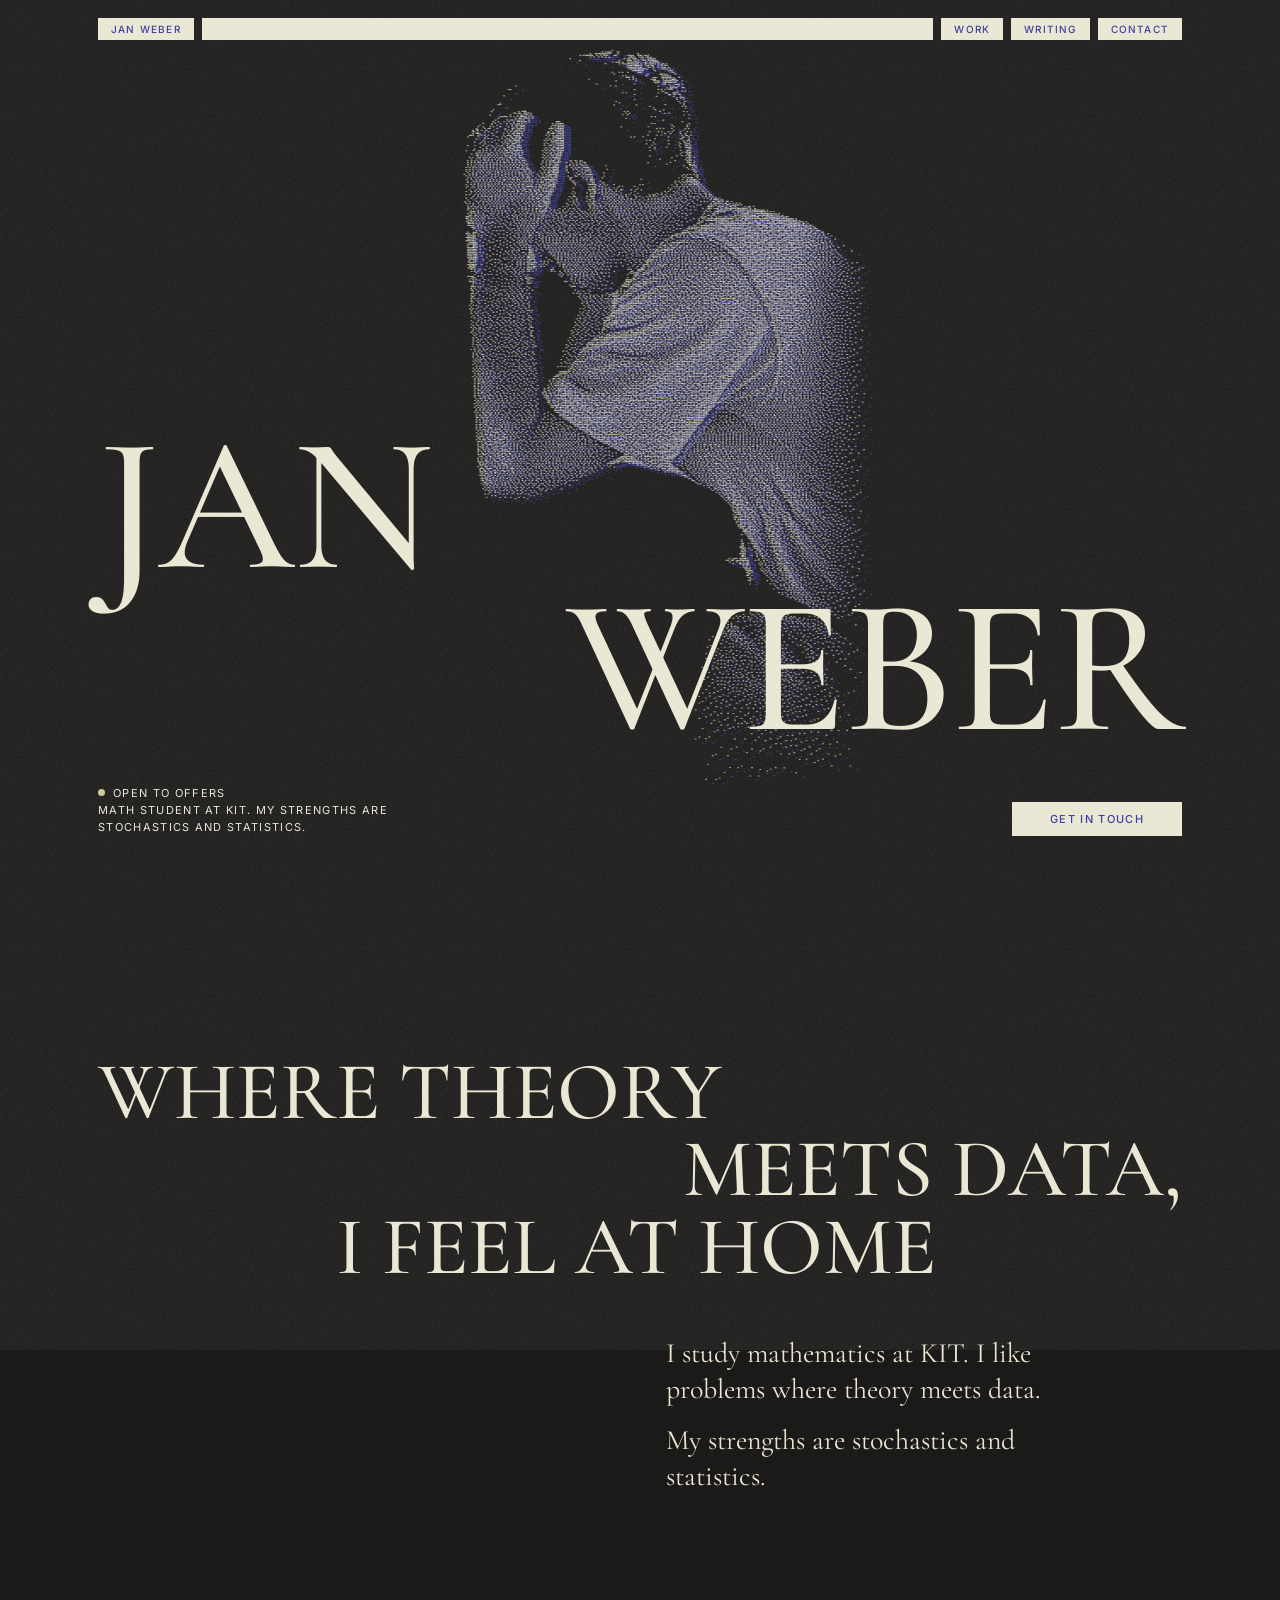
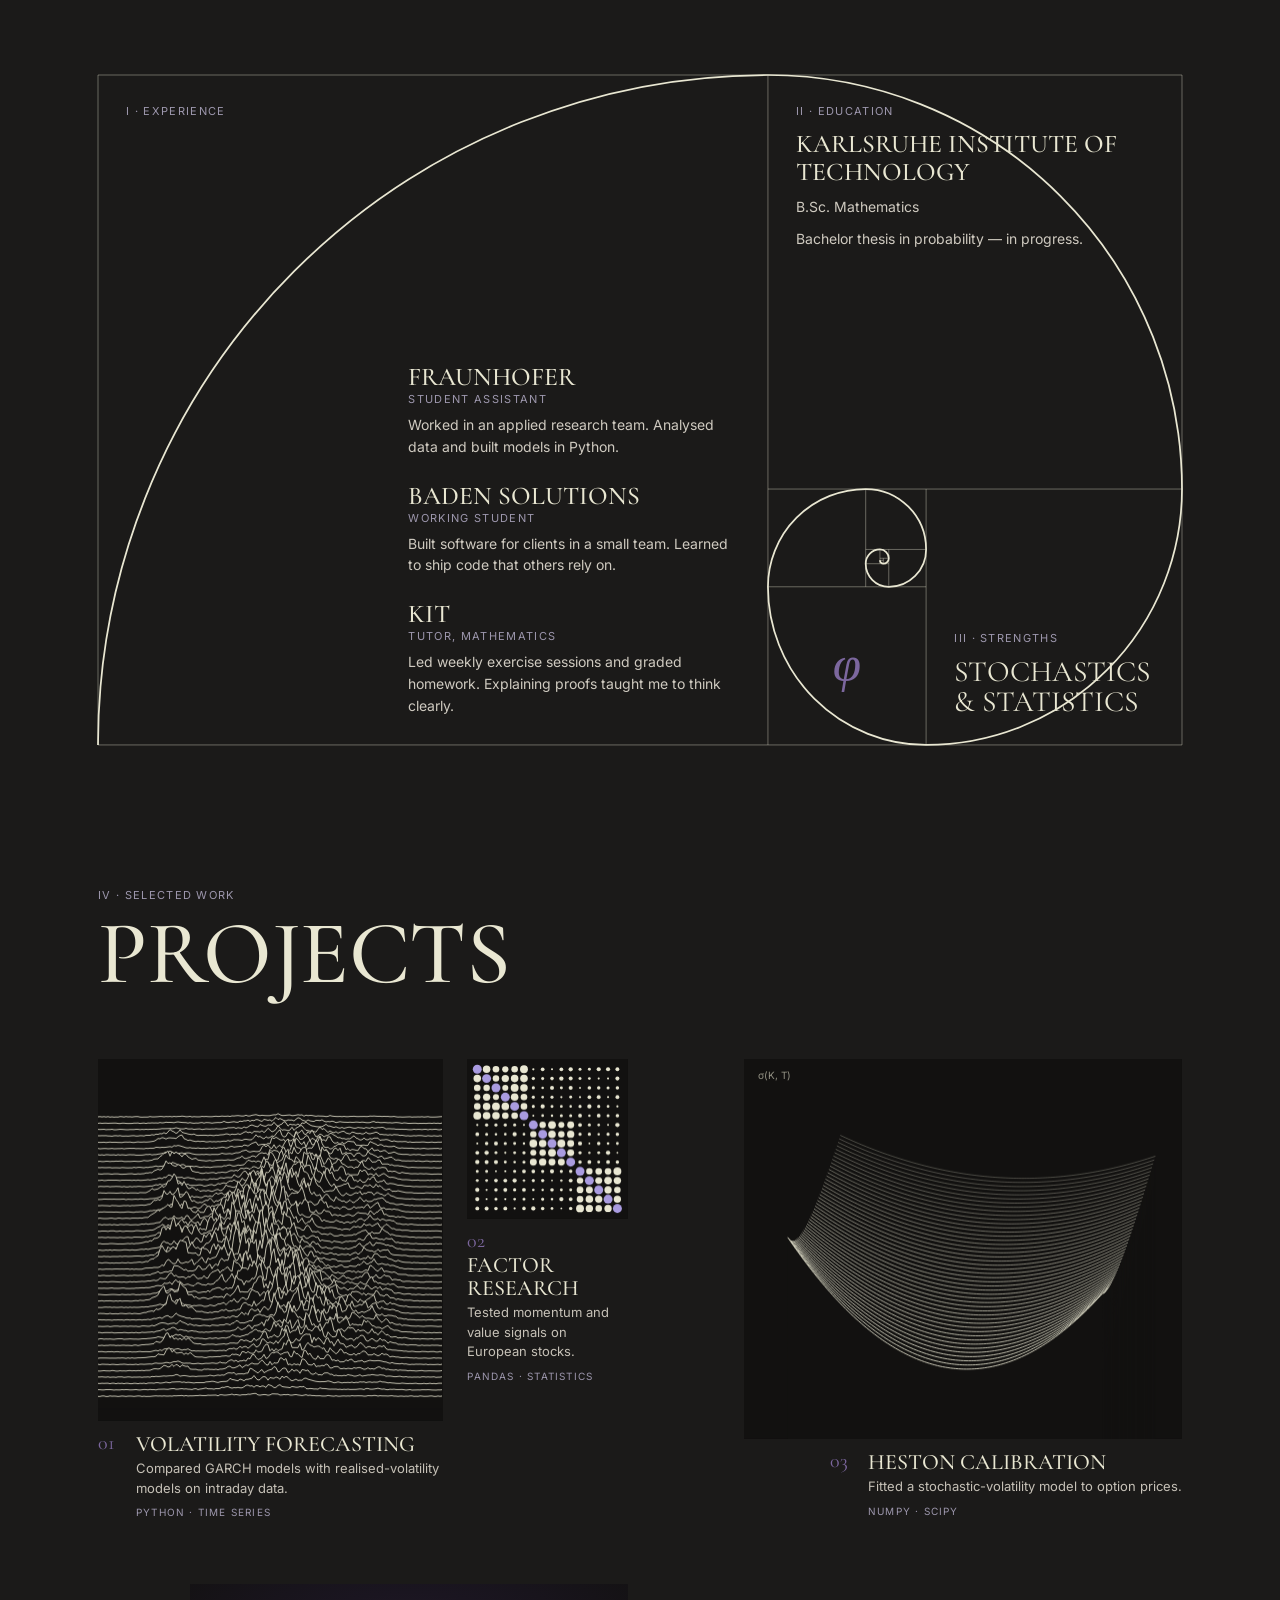
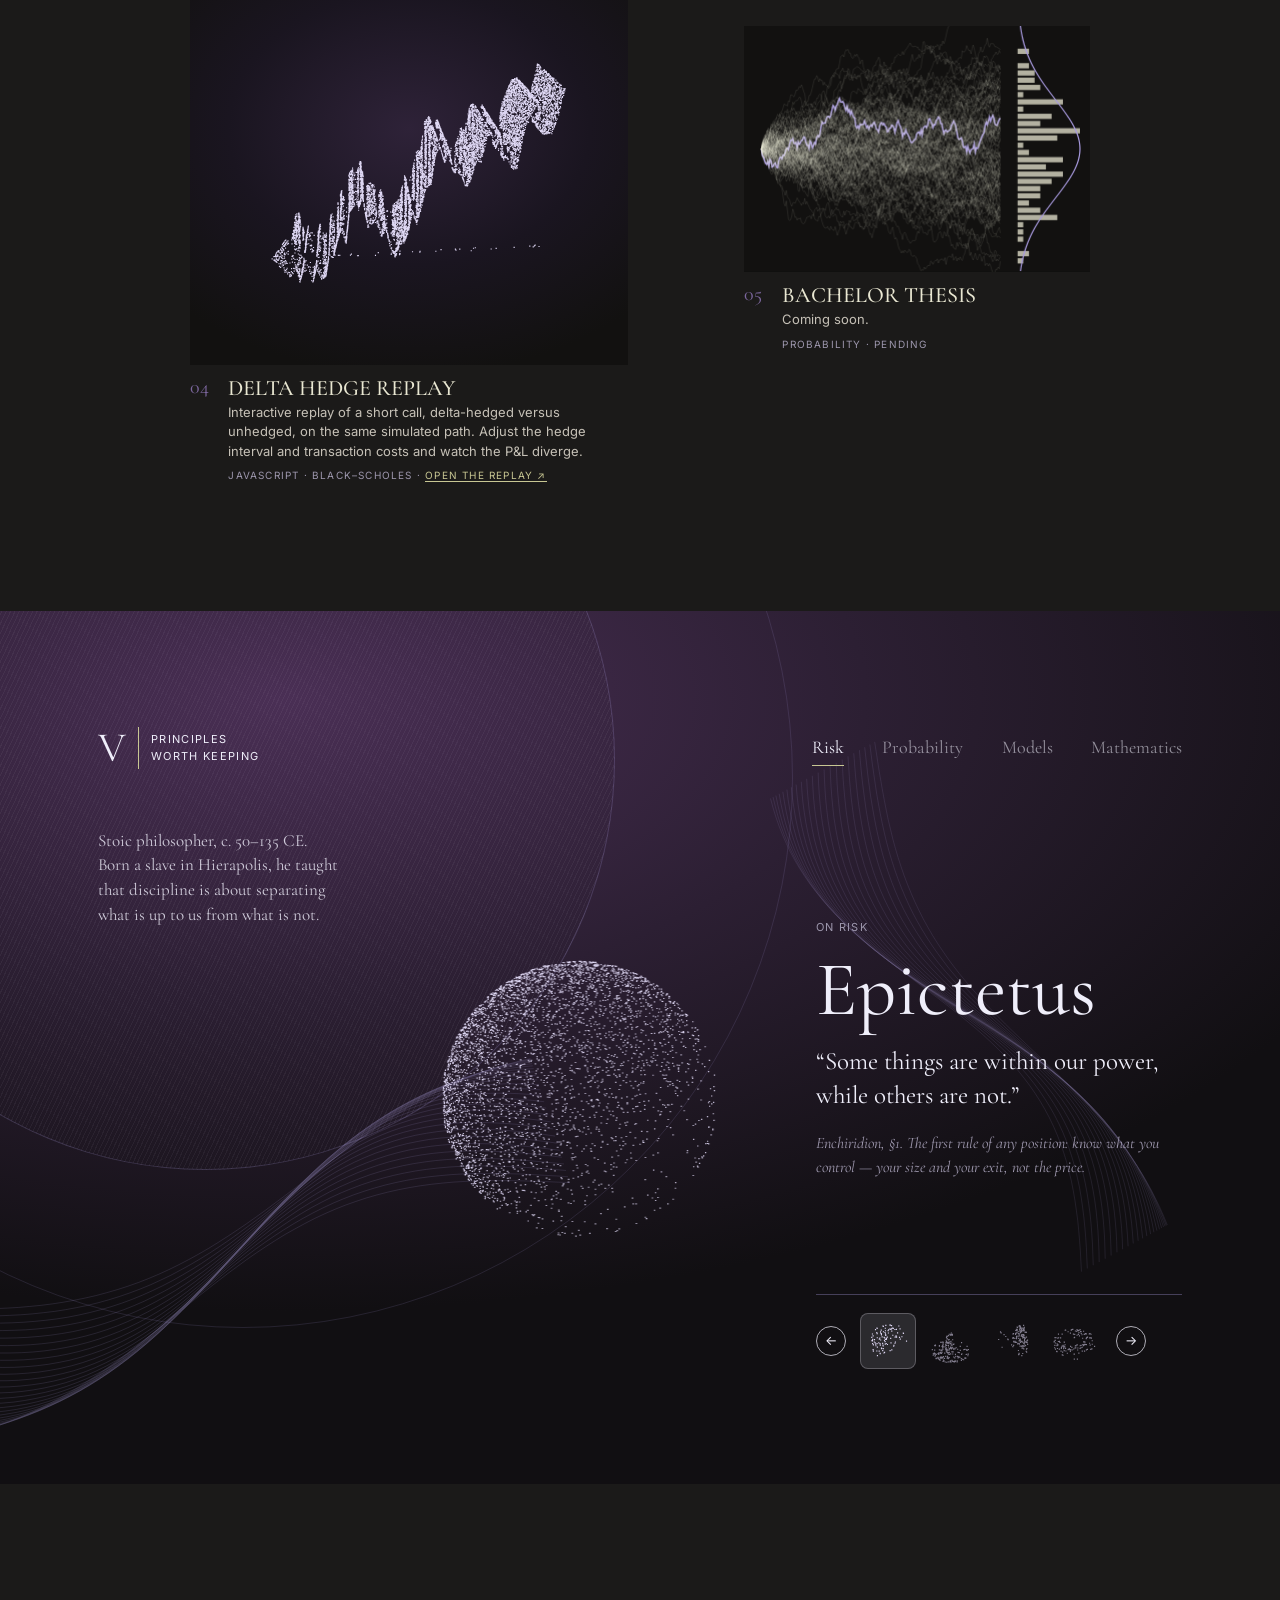
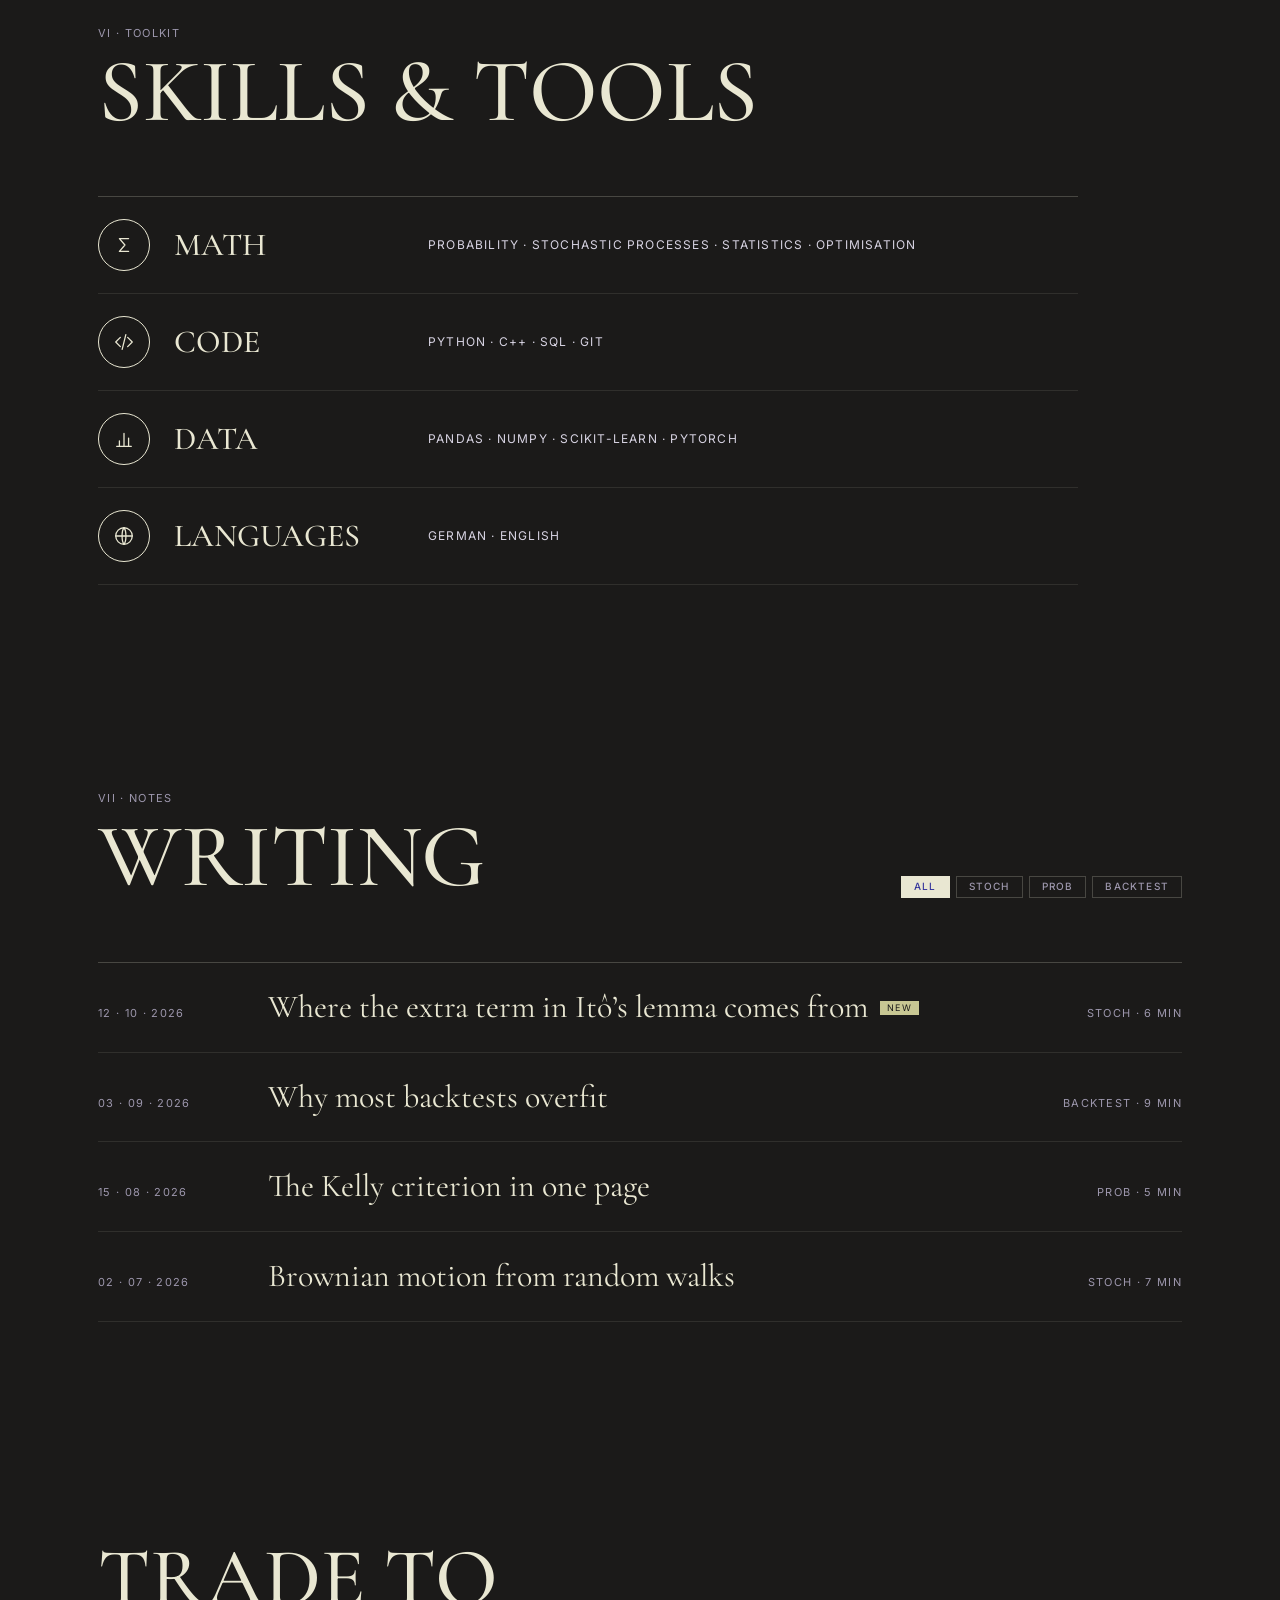
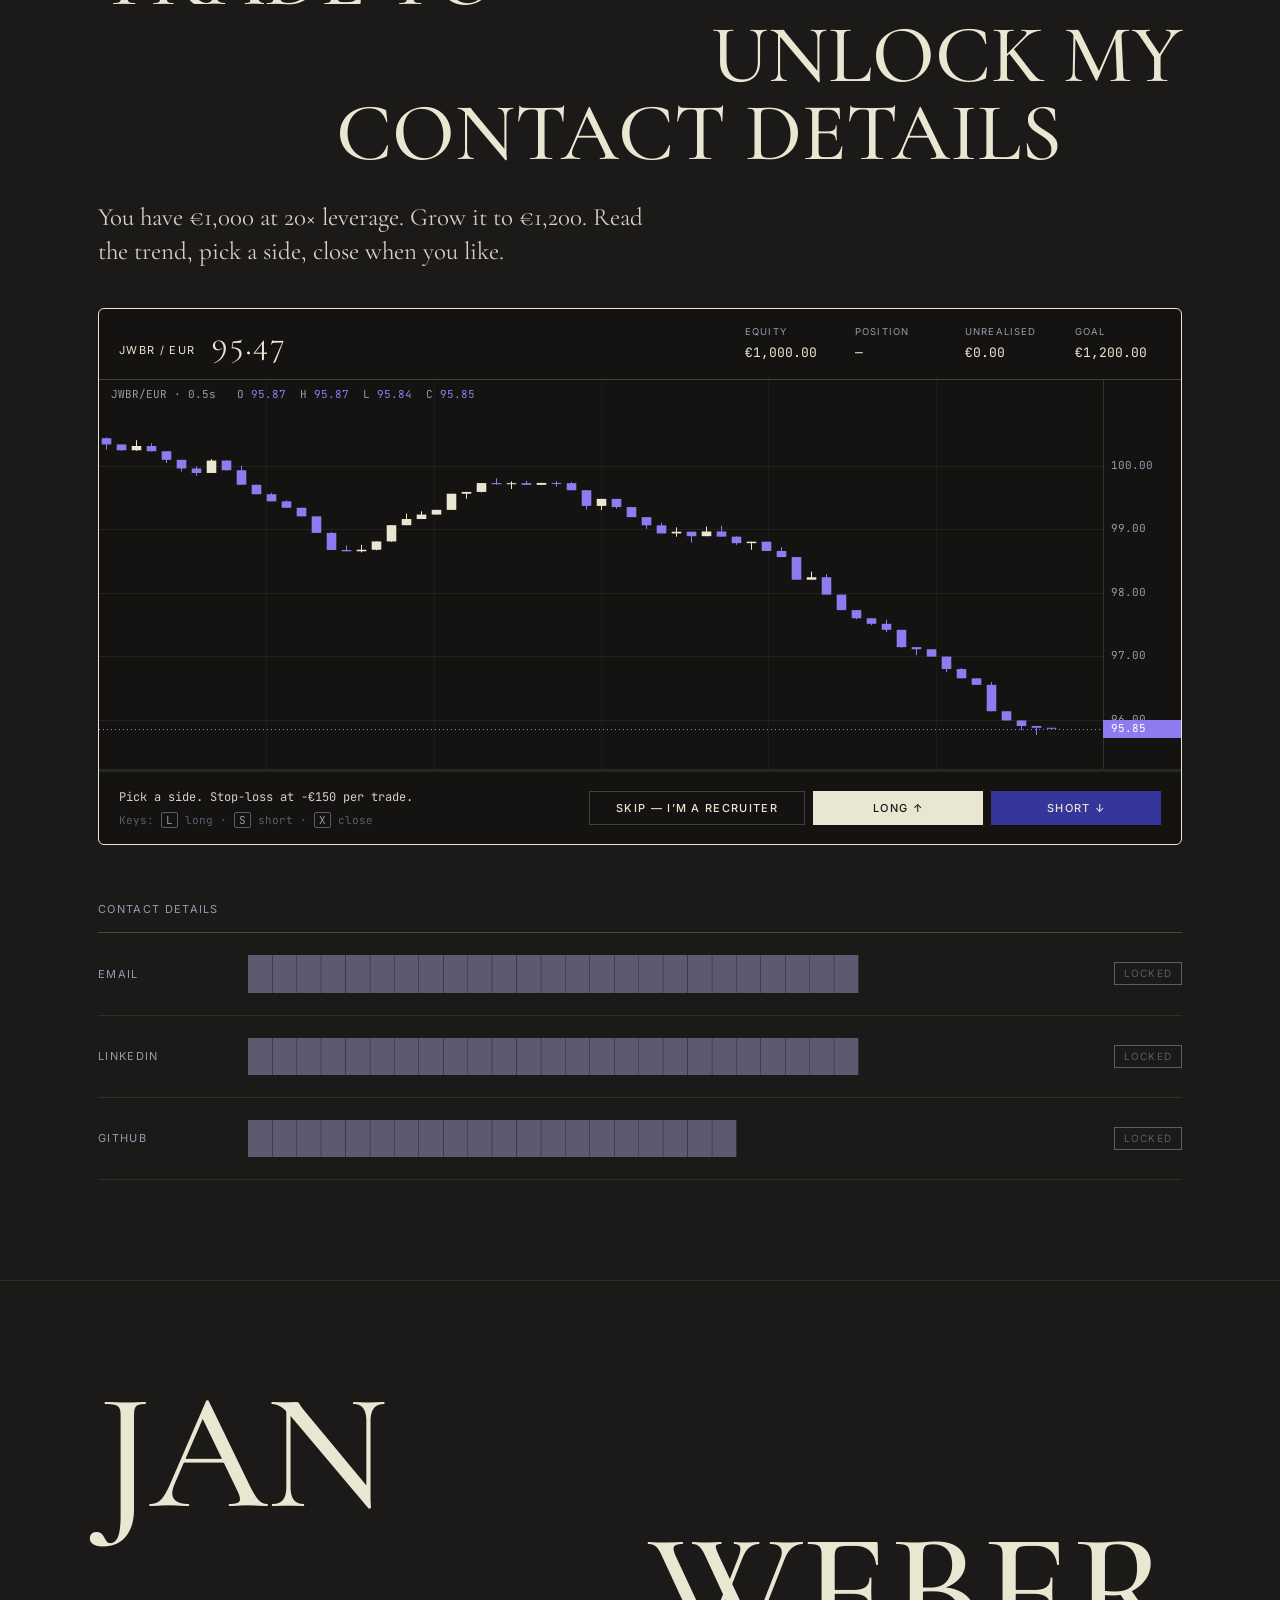
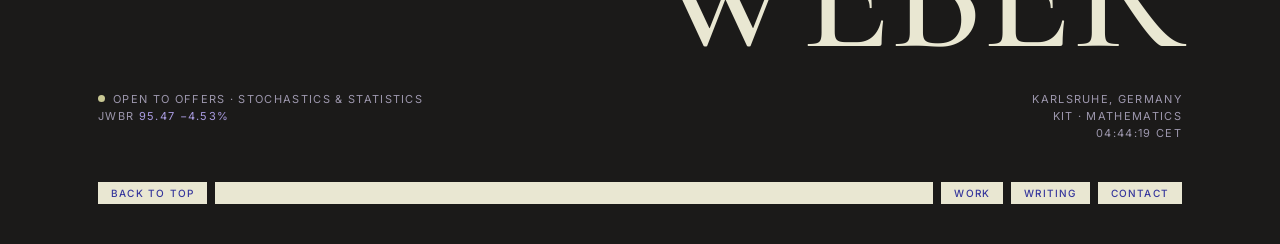
<file: index.html>
<!DOCTYPE html>
<html lang="en">
<head>
<meta charset="utf-8">
<meta name="viewport" content="width=device-width, initial-scale=1">
<title>Jan Weber · Mathematics, Stochastics & Statistics</title>
<meta name="description" content="Jan Weber — mathematics student at KIT. Strengths: stochastics and statistics.">
<meta name="theme-color" content="#1b1a19">
<link rel="preconnect" href="https://fonts.googleapis.com">
<link rel="preconnect" href="https://fonts.gstatic.com" crossorigin>
<link href="https://fonts.googleapis.com/css2?family=Cormorant+Garamond:ital,wght@0,400;0,500;0,600;1,400&family=Inter:wght@400;500&family=JetBrains+Mono:wght@400;500&display=swap" rel="stylesheet">
<link rel="stylesheet" href="css/style.css">
</head>
<body>

<svg width="0" height="0" style="position:absolute" aria-hidden="true">
</svg>

<!-- ============ TOP BAR (poster style) ============ -->
<header class="bar wrap">
  <a class="pill" href="#top">Jan Weber</a>
  <span class="bar-line" aria-hidden="true"></span>
  <nav class="bar-links" aria-label="Main">
    <a class="pill" href="#work">Work</a>
    <a class="pill" href="#writing">Writing</a>
    <a class="pill" href="#contact">Contact</a>
  </nav>
</header>

<!-- vertical section index (Epictetus style) -->
<nav class="index" aria-label="Sections">
  <a href="#about" data-spy="about">About</a>
  <a href="#work" data-spy="work">Work</a>
  <a href="#principles" data-spy="principles">Principles</a>
  <a href="#skills" data-spy="skills">Skills</a>
  <a href="#writing" data-spy="writing">Writing</a>
  <a href="#contact" data-spy="contact">Contact</a>
</nav>

<main>

  <!-- ============ HERO ============ -->
  <section class="hero wrap" id="top">
    <canvas class="hero-art" data-portrait="images/jan.png" role="img" aria-label="Jan Weber at a desk, head in hand, working through a problem"></canvas>
    <h1 class="title"><span class="tl tl-1">Jan</span><span class="tl tl-2">Weber</span></h1>
    <div class="hero-foot">
      <p class="cap hero-lede"><span class="live-dot"></span>Open to offers<br>Math student at KIT. My strengths are stochastics and statistics.</p>
      <div class="hero-right">
        <a class="pill pill-wide" href="#contact">Get in touch</a>
      </div>
    </div>
  </section>

  <!-- ============ STATEMENT (poster middle) ============ -->
  <section class="statement wrap" id="about">
    <h2 class="stagger rv">
      <span>Where theory</span>
      <span class="s-2">meets data,</span>
      <span class="s-3">I feel at home</span>
    </h2>
    <div class="statement-grid">
      <div class="statement-text rv">
        <p>I study mathematics at KIT. I like problems where theory meets data.</p>
        <p>My strengths are stochastics and statistics.</p>
      </div>
    </div>
  </section>

  <!-- ============ GOLDEN SPIRAL: experience ============ -->
  <section class="golden-wrap wrap" aria-label="Experience and education">
    <div class="golden" id="golden">
      <svg class="golden-svg" viewBox="0 0 1.618034 1" preserveAspectRatio="none" aria-hidden="true">
        <path class="g-squares" d=""/>
        <path class="g-spiral" d="" pathLength="1"/>
      </svg>
      <div class="g g-a">
        <div class="cap dim">I · Experience</div>
        <div class="exp">
          <div class="exp-item">
            <h3>Fraunhofer</h3><div class="cap dim">Student assistant</div>
            <p>Worked in an applied research team. Analysed data and built models in Python.</p>
          </div>
          <div class="exp-item">
            <h3>Baden Solutions</h3><div class="cap dim">Working student</div>
            <p>Built software for clients in a small team. Learned to ship code that others rely on.</p>
          </div>
          <div class="exp-item">
            <h3>KIT</h3><div class="cap dim">Tutor, Mathematics</div>
            <p>Led weekly exercise sessions and graded homework. Explaining proofs taught me to think clearly.</p>
          </div>
        </div>
      </div>
      <div class="g g-b">
        <div class="cap dim">II · Education</div>
        <h3>Karlsruhe Institute of Technology</h3>
        <p>B.Sc. Mathematics</p>
        <p class="dim">Bachelor thesis in probability — in progress.</p>
      </div>
      <div class="g g-c">
        <div class="cap dim">III · Strengths</div>
        <p class="g-big">Stochastics &amp; statistics</p>
      </div>
      <div class="g g-d"><span class="phi">φ</span></div>
    </div>
  </section>

  <!-- ============ WORK: collage ============ -->
  <section class="work wrap" id="work">
    <header class="sec-head rv">
      <span class="cap dim">IV · Selected work</span>
      <h2 class="h-display">Projects</h2>
    </header>
    <div class="collage">
      <figure class="tile t-1 rv">
        <canvas class="art" data-art="ridges" aria-hidden="true"></canvas>
        <figcaption><span class="num">01</span><b>Volatility forecasting</b><span>Compared GARCH models with realised-volatility models on intraday data.</span><em>Python · time series</em></figcaption>
      </figure>
      <figure class="tile t-2 rv">
        <canvas class="art" data-art="halftone" aria-hidden="true"></canvas>
        <figcaption><span class="num">02</span><b>Factor research</b><span>Tested momentum and value signals on European stocks.</span><em>pandas · statistics</em></figcaption>
      </figure>
      <figure class="tile t-3 rv">
        <canvas class="art" data-art="vol" aria-hidden="true"></canvas>
        <figcaption><span class="num">03</span><b>Heston calibration</b><span>Fitted a stochastic-volatility model to option prices.</span><em>NumPy · SciPy</em></figcaption>
      </figure>
      <a class="tile tile-link t-4 rv" href="delta-hedge-replay/">
        <canvas class="art art-sculpt" data-sculpt="hedge" data-color="#ddd6f2" data-speed="0.35" aria-hidden="true"></canvas>
        <span class="tile-cap"><span class="num">04</span><b>Delta Hedge Replay</b><span>Interactive replay of a short call, delta-hedged versus unhedged, on the same simulated path. Adjust the hedge interval and transaction costs and watch the P&amp;L diverge.</span><em>JavaScript · Black–Scholes · <span class="live">Open the replay ↗</span></em></span>
      </a>
      <figure class="tile t-5 rv">
        <canvas class="art" data-art="paths" aria-hidden="true"></canvas>
        <figcaption><span class="num">05</span><b>Bachelor thesis</b><span>Coming soon.</span><em>probability · pending</em></figcaption>
      </figure>
    </div>
  </section>

  <!-- ============ PRINCIPLES (Epictetus slide) ============ -->
  <section class="stoa" id="principles">
    <svg class="stoa-waves" viewBox="0 0 1200 800" preserveAspectRatio="none" aria-hidden="true"></svg>
    <div class="stoa-inner wrap">
      <div class="stoa-top">
        <div class="stoa-brand"><span class="stoa-mark">V</span><span class="cap">Principles<br>worth keeping</span></div>
        <nav class="stoa-tabs" id="stoa-tabs" aria-label="Principles"></nav>
      </div>
      <div class="stoa-body">
        <p class="stoa-aside" id="q-aside"></p>
        <canvas class="stoa-art" id="q-art" data-sculpt="sphere" data-color="#ddd6f2" data-speed="0.1" aria-hidden="true"></canvas>
        <div class="stoa-text" aria-live="polite">
          <div class="cap dim" id="q-topic"></div>
          <h2 id="q-name"></h2>
          <blockquote id="q-text"></blockquote>
          <p id="q-note" class="dim"></p>
        </div>
        <div class="stoa-thumbs">
          <button class="round" id="q-prev" aria-label="Previous principle">←</button>
          <div class="thumbs" id="q-thumbs"></div>
          <button class="round" id="q-next" aria-label="Next principle">→</button>
        </div>
      </div>
    </div>
  </section>

  <!-- ============ SKILLS: info cards ============ -->
  <section class="skills wrap" id="skills">
    <header class="sec-head rv">
      <span class="cap dim">VI · Toolkit</span>
      <h2 class="h-display">Skills &amp; tools</h2>
    </header>
    <div class="skill-list">
      <div class="skill-row rv">
        <span class="skill-ic" aria-hidden="true"><svg viewBox="0 0 24 24"><path d="M17 5H7l6 7-6 7h10"/></svg></span>
        <span class="skill-k">Math</span>
        <span class="skill-v">Probability · Stochastic processes · Statistics · Optimisation</span>
      </div>
      <div class="skill-row rv">
        <span class="skill-ic" aria-hidden="true"><svg viewBox="0 0 24 24"><path d="M8 7l-5 5 5 5M16 7l5 5-5 5M14 4l-4 16"/></svg></span>
        <span class="skill-k">Code</span>
        <span class="skill-v">Python · C++ · SQL · Git</span>
      </div>
      <div class="skill-row rv">
        <span class="skill-ic" aria-hidden="true"><svg viewBox="0 0 24 24"><path d="M4 20h16M7 20v-6M12 20V6M17 20v-9"/></svg></span>
        <span class="skill-k">Data</span>
        <span class="skill-v">pandas · NumPy · scikit-learn · PyTorch</span>
      </div>
      <div class="skill-row rv">
        <span class="skill-ic" aria-hidden="true"><svg viewBox="0 0 24 24"><circle cx="12" cy="12" r="9"/><path d="M3 12h18M12 3c2.8 3 2.8 15 0 18M12 3c-2.8 3-2.8 15 0 18"/></svg></span>
        <span class="skill-k">Languages</span>
        <span class="skill-v">German · English</span>
      </div>
    </div>
  </section>

  <!-- ============ WRITING ============ -->
  <section class="writing wrap" id="writing">
    <header class="sec-head sec-head-row rv">
      <div><span class="cap dim">VII · Notes</span><h2 class="h-display">Writing</h2></div>
      <div class="tabs" id="blog-tabs">
        <button class="pill pill-tab is-active" data-filter="All">All</button>
        <button class="pill pill-tab" data-filter="STOCH">Stoch</button>
        <button class="pill pill-tab" data-filter="PROB">Prob</button>
        <button class="pill pill-tab" data-filter="BTEST">Backtest</button>
      </div>
    </header>
    <div class="posts" id="posts">
      <a href="#writing" class="post rv" data-sym="STOCH"><span class="cap dim">12 · 10 · 2026</span><span class="post-title">Where the extra term in Itô’s lemma comes from<span class="new">New</span></span><span class="cap dim">Stoch · 6 min</span></a>
      <a href="#writing" class="post rv" data-sym="BTEST"><span class="cap dim">03 · 09 · 2026</span><span class="post-title">Why most backtests overfit</span><span class="cap dim">Backtest · 9 min</span></a>
      <a href="#writing" class="post rv" data-sym="PROB"><span class="cap dim">15 · 08 · 2026</span><span class="post-title">The Kelly criterion in one page</span><span class="cap dim">Prob · 5 min</span></a>
      <a href="#writing" class="post rv" data-sym="STOCH"><span class="cap dim">02 · 07 · 2026</span><span class="post-title">Brownian motion from random walks</span><span class="cap dim">Stoch · 7 min</span></a>
    </div>
  </section>

  <!-- ============ CONTACT: trade to unlock ============ -->
  <section class="contact wrap" id="contact">
    <h2 class="stagger rv">
      <span>Trade to</span>
      <span class="s-2">unlock my</span>
      <span class="s-3">contact details</span>
    </h2>
    <p class="contact-sub">You have €1,000 at 20× leverage. Grow it to €1,200. Read the trend, pick a side, close when you like.</p>

    <div class="term" id="game">
      <div class="term-top">
        <div class="term-sym"><span class="cap">JWBR / EUR</span><span class="px" data-bind="price">100.00</span></div>
        <div class="stats">
          <div><span class="cap dim">Equity</span><span id="g-equity">€1,000.00</span></div>
          <div><span class="cap dim">Position</span><span id="g-pos">—</span></div>
          <div><span class="cap dim">Unrealised</span><span id="g-upnl">€0.00</span></div>
          <div><span class="cap dim">Goal</span><span>€1,200.00</span></div>
        </div>
      </div>
      <div class="chart-wrap">
        <canvas id="chart" aria-label="Live candlestick chart of JWBR/EUR" role="img"></canvas>
        <div class="flash" id="g-flash" aria-live="polite"></div>
      </div>
      <div class="prog"><div class="prog-fill" id="g-prog"></div></div>
      <div class="term-bottom">
        <div class="status-col">
          <span class="status" id="g-status">Pick a side. Stop-loss at −€150 per trade.</span>
          <span class="keys">Keys: <kbd>L</kbd> long · <kbd>S</kbd> short · <kbd>X</kbd> close</span>
        </div>
        <div class="btns">
          <button class="pill pill-wide pill-ghost" id="g-skip" title="Reveal the contact details without playing">Skip — I’m a recruiter</button>
          <button class="pill pill-wide pill-long" id="g-long">Long ↑</button>
          <button class="pill pill-wide pill-short" id="g-short">Short ↓</button>
          <button class="pill pill-wide" id="g-close" hidden>Close ×</button>
          <button class="pill pill-wide pill-ghost" id="g-reset" hidden>Play again</button>
        </div>
      </div>
      <div class="fills" id="g-fills" hidden></div>
    </div>

    <div class="cards cards-contact">
      <div class="contacts-head"><span class="cap dim">Contact details</span></div>
      <div id="contact-rows" class="contact-rows"></div>
    </div>
  </section>

</main>

<!-- ============ FOOTER (poster bottom) ============ -->
<footer class="foot">
  <div class="wrap">
    <p class="title title-foot" aria-hidden="true"><span class="tl tl-1">Jan</span><span class="tl tl-2">Weber</span></p>
    <div class="foot-meta">
      <p class="cap dim"><span class="live-dot"></span>Open to offers · Stochastics &amp; statistics<br>JWBR <span data-bind="quote">100.00</span></p>
      <p class="cap dim foot-r">Karlsruhe, Germany<br>KIT · Mathematics<br><span id="clock">--:--:--</span></p>
    </div>
    <div class="bar bar-foot">
      <a class="pill" href="#top">Back to top</a>
      <span class="bar-line" aria-hidden="true"></span>
      <a class="pill" href="#work">Work</a>
      <a class="pill" href="#writing">Writing</a>
      <a class="pill" href="#contact">Contact</a>
    </div>
  </div>
</footer>

<script src="js/art.js"></script>
<script src="js/market.js"></script>
<script src="js/main.js"></script>
</body>
</html>
</file>
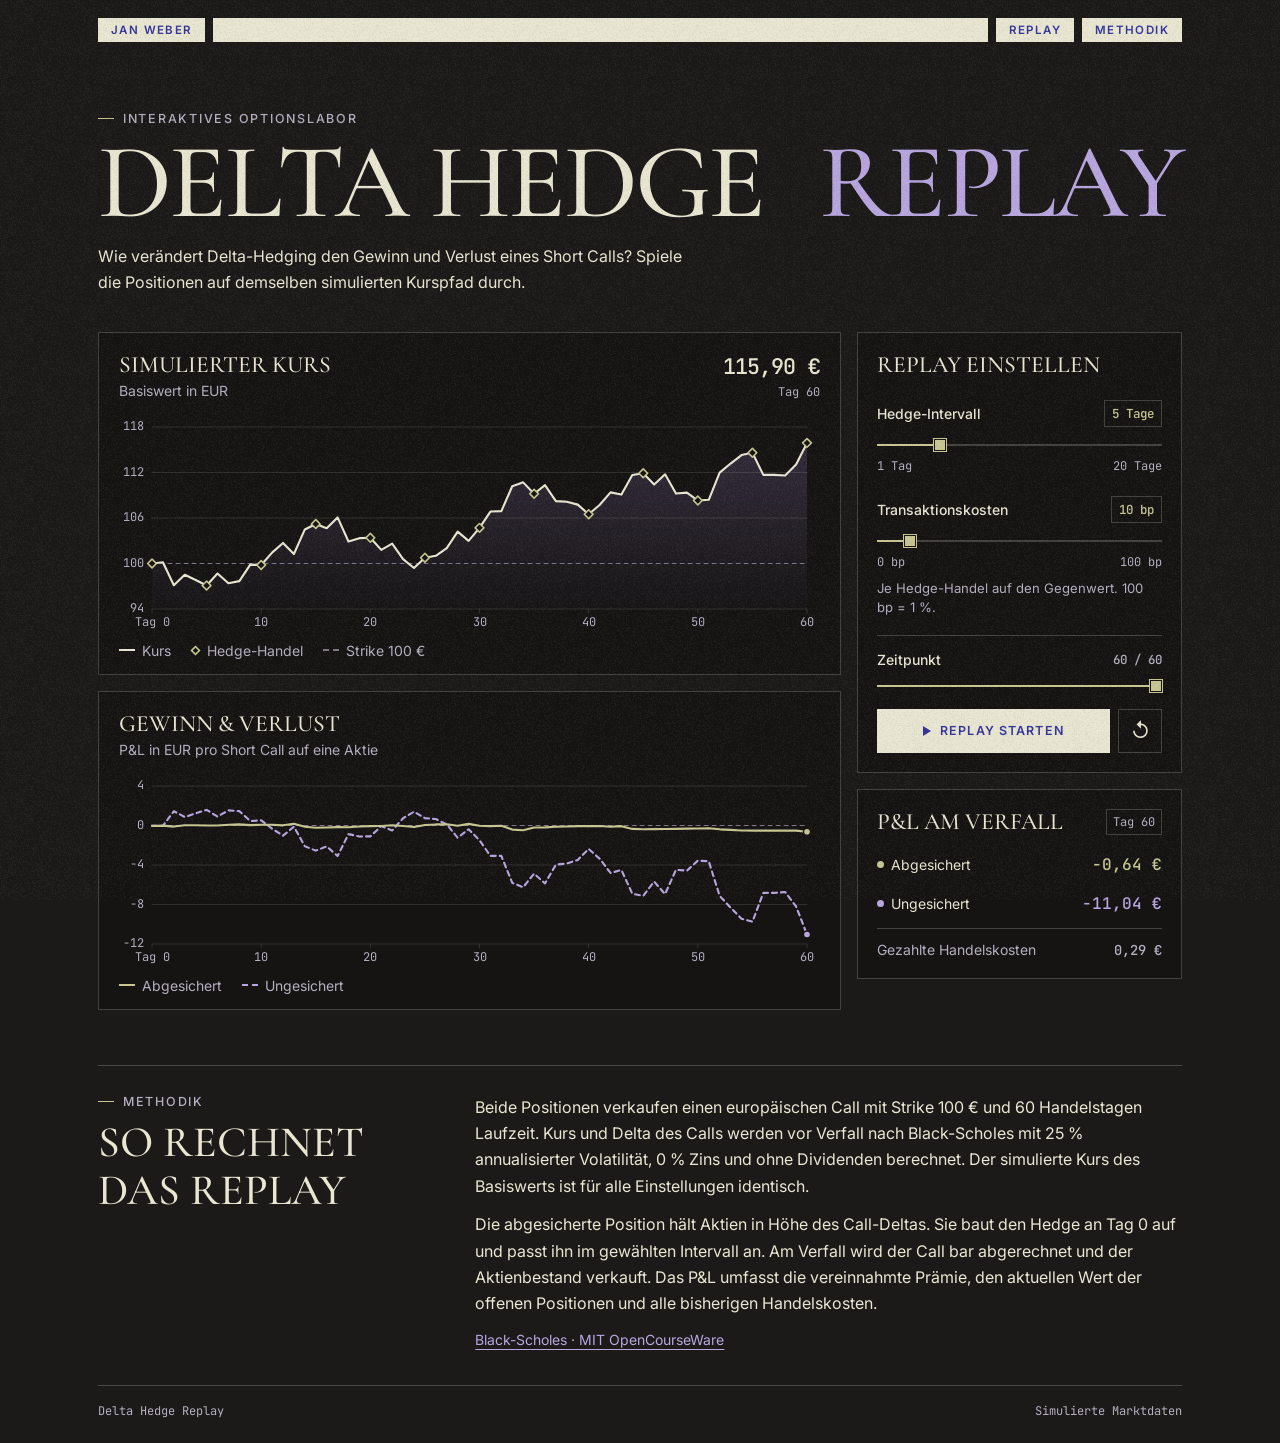
<file: delta-hedge-replay/index.html>
<!doctype html>
<html lang="de">
<head>
  <meta charset="utf-8">
  <meta name="viewport" content="width=device-width, initial-scale=1">
  <meta name="theme-color" content="#1b1a19">
  <meta name="description" content="Vergleiche einen abgesicherten und einen ungesicherten Short Call auf demselben simulierten Kurspfad.">
  <title>Delta Hedge Replay</title>
  <link rel="preconnect" href="https://fonts.googleapis.com">
  <link rel="preconnect" href="https://fonts.gstatic.com" crossorigin>
  <link href="https://fonts.googleapis.com/css2?family=Cormorant+Garamond:ital,wght@0,400;0,500;1,400&amp;family=Inter:wght@400;500;600&amp;family=JetBrains+Mono:wght@400;500&amp;display=swap" rel="stylesheet">
  <link rel="stylesheet" href="style.css">
  <script defer src="model.js"></script>
  <script defer src="replay.js"></script>
</head>
<body>
  <header class="site-header">
    <div class="shell header-inner">
      <a class="nav-tab" href="https://janmweber.com/#work">Jan Weber</a>
      <span class="header-rule" aria-hidden="true"></span>
      <nav class="header-nav" aria-label="Seitennavigation">
        <a class="nav-tab" href="#simulation">Replay</a>
        <a class="nav-tab" href="#modell">Methodik</a>
      </nav>
    </div>
  </header>

  <main class="shell">
    <section class="hero" aria-labelledby="title">
      <p class="eyebrow"><span></span> Interaktives Optionslabor</p>
      <h1 id="title"><span>Delta Hedge</span> <span>Replay</span></h1>
      <p class="intro">Wie verändert Delta-Hedging den Gewinn und Verlust eines Short Calls? Spiele die Positionen auf demselben simulierten Kurspfad durch.</p>
    </section>

    <section class="workspace" id="simulation" aria-label="Interaktive Simulation">
      <div class="charts">
        <article class="panel chart-card">
          <div class="chart-header">
            <div>
              <h2>Simulierter Kurs</h2>
              <p>Basiswert in EUR</p>
            </div>
            <div class="chart-reading">
              <output id="spot-value">—</output>
              <span class="mono" id="spot-day">Tag 60</span>
            </div>
          </div>
          <canvas id="price-chart" class="chart price-chart" role="img" aria-label="Kurs des Basiswerts mit Hedge-Anpassungen und Ausübungspreis"></canvas>
          <div class="legend">
            <span><i class="swatch price"></i>Kurs</span>
            <span><i class="swatch marker"></i>Hedge-Handel</span>
            <span><i class="swatch strike"></i>Strike 100 €</span>
          </div>
        </article>

        <article class="panel chart-card">
          <div class="chart-header">
            <div>
              <h2>Gewinn &amp; Verlust</h2>
              <p>P&amp;L in EUR pro Short Call auf eine Aktie</p>
            </div>
          </div>
          <canvas id="pnl-chart" class="chart pnl-chart" role="img" aria-label="P&L-Verlauf des abgesicherten und ungesicherten Short Calls"></canvas>
          <div class="legend">
            <span><i class="swatch hedged"></i>Abgesichert</span>
            <span><i class="swatch unhedged"></i>Ungesichert</span>
          </div>
        </article>
      </div>

      <aside class="controls" aria-label="Steuerung und Ergebnisse">
        <section class="panel control-card">
          <h2>Replay einstellen</h2>
          <div class="field">
            <div class="field-label"><label for="interval">Hedge-Intervall</label><output for="interval" id="interval-value">5 Tage</output></div>
            <input type="range" id="interval" min="1" max="20" value="5" step="1" aria-valuetext="5 Handelstage">
            <div class="range-ends mono"><span>1 Tag</span><span>20 Tage</span></div>
          </div>
          <div class="field">
            <div class="field-label"><label for="cost">Transaktionskosten</label><output for="cost" id="cost-value">10 bp</output></div>
            <input type="range" id="cost" min="0" max="100" value="10" step="1" aria-valuetext="10 Basispunkte" aria-describedby="cost-hint">
            <div class="range-ends mono"><span>0 bp</span><span>100 bp</span></div>
            <p class="hint" id="cost-hint">Je Hedge-Handel auf den Gegenwert. 100 bp = 1 %.</p>
          </div>
          <div class="playback">
            <div class="field-label"><label for="timeline">Zeitpunkt</label><output for="timeline" id="timeline-value" class="mono">60 / 60</output></div>
            <input type="range" id="timeline" min="0" max="60" value="60" step="1" aria-valuetext="Tag 60 von 60">
            <div class="buttons">
              <button class="play-button" id="play" type="button"><span id="play-icon" class="play-icon" aria-hidden="true"></span><span id="play-label">Replay starten</span></button>
              <button class="reset-button" id="reset" type="button" aria-label="Zum ersten Handelstag" title="Zum ersten Handelstag">↺</button>
            </div>
          </div>
        </section>

        <section class="panel results-card" aria-labelledby="results-title">
          <div class="result-heading">
            <h2 id="results-title">P&amp;L am Verfall</h2>
            <span id="result-day" class="mono day-tag">Tag 60</span>
          </div>
          <dl class="results">
            <div><dt><i class="dot hedge-dot"></i>Abgesichert</dt><dd id="hedged-value">—</dd></div>
            <div><dt><i class="dot nohedge-dot"></i>Ungesichert</dt><dd id="unhedged-value">—</dd></div>
            <div class="cost-row"><dt>Gezahlte Handelskosten</dt><dd id="fees-value">—</dd></div>
          </dl>
        </section>
      </aside>
    </section>

    <section class="model" id="modell" aria-labelledby="model-title">
      <div>
        <p class="eyebrow"><span></span> Methodik</p>
        <h2 id="model-title">So rechnet das Replay</h2>
      </div>
      <div class="model-copy">
        <p>Beide Positionen verkaufen einen europäischen Call mit Strike 100 € und 60 Handelstagen Laufzeit. Kurs und Delta des Calls werden vor Verfall nach Black-Scholes mit 25 % annualisierter Volatilität, 0 % Zins und ohne Dividenden berechnet. Der simulierte Kurs des Basiswerts ist für alle Einstellungen identisch.</p>
        <p>Die abgesicherte Position hält Aktien in Höhe des Call-Deltas. Sie baut den Hedge an Tag 0 auf und passt ihn im gewählten Intervall an. Am Verfall wird der Call bar abgerechnet und der Aktienbestand verkauft. Das P&amp;L umfasst die vereinnahmte Prämie, den aktuellen Wert der offenen Positionen und alle bisherigen Handelskosten.</p>
        <a href="https://ocw.mit.edu/courses/15-431-entrepreneurial-finance-spring-2011/087effe609c8c7c597ba8c92f86d11ec_MIT15_431S11_lec05.pdf">Black-Scholes · MIT OpenCourseWare</a>
      </div>
    </section>
  </main>
  <footer class="shell footer"><span>Delta Hedge Replay</span><span>Simulierte Marktdaten</span></footer>
</body>
</html>
</file>
<file: css/style.css>
/* ============================================================
   Jan Weber — editorial portfolio
   Charcoal + grain, serif display caps,
   accents: #3F2548 plum · #35369C indigo · #7C679E lavender · #C8C793 sage,
   golden-ratio grid, generative stipple / engraving art.
   ============================================================ */
:root{
  --bg:#1b1a19; --bg-deep:#121110; --bone:#e9e7d2; --dim:#9d97ad; --faint:#5e5870;
  --line:rgba(233,231,210,.22); --line-soft:rgba(233,231,210,.1);
  --red:#35369C; --red-2:#7C679E; --gold:#C8C793; --plum:#3F2548; --sage:#C8C793;
  --display:'Cormorant Garamond','Cormorant',Garamond,'Times New Roman',serif;
  --sans:'Inter',system-ui,-apple-system,'Segoe UI',Roboto,sans-serif;
  --mono:'JetBrains Mono',ui-monospace,Consolas,monospace;
  --pad:clamp(18px,4vw,48px);
}
*,*::before,*::after{box-sizing:border-box}
html{scroll-behavior:smooth;scroll-padding-top:24px}
@media (prefers-reduced-motion:reduce){html{scroll-behavior:auto}}
body{margin:0;background:var(--bg);color:var(--bone);font-family:var(--sans);font-size:15px;line-height:1.5;-webkit-font-smoothing:antialiased;overflow-x:hidden}
/* film grain */
body::after{content:"";position:fixed;inset:-50%;z-index:100;pointer-events:none;opacity:.11;
  background-image:url("data:image/svg+xml,%3Csvg xmlns='http://www.w3.org/2000/svg' width='220' height='220'%3E%3Cfilter id='n'%3E%3CfeTurbulence type='fractalNoise' baseFrequency='.85' numOctaves='3' stitchTiles='stitch'/%3E%3CfeColorMatrix values='0 0 0 0 1 0 0 0 0 1 0 0 0 0 1 0 0 0 .9 0'/%3E%3C/filter%3E%3Crect width='100%25' height='100%25' filter='url(%23n)'/%3E%3C/svg%3E")}
a{color:inherit;text-decoration:none}
::selection{background:var(--red-2);color:var(--bone)}
:focus-visible{outline:1px solid var(--bone);outline-offset:3px}
[hidden]{display:none!important}
button{font:inherit;color:inherit}
h1,h2,h3,p,figure,blockquote{margin:0}

.wrap{width:100%;max-width:1180px;margin:0 auto;padding-left:var(--pad);padding-right:var(--pad);position:relative}
.cap{font-family:var(--sans);font-size:11px;line-height:1.55;letter-spacing:.12em;text-transform:uppercase}
.dim{color:var(--dim)}
.live-dot{display:inline-block;width:7px;height:7px;border-radius:50%;background:var(--sage);margin-right:8px;vertical-align:1px;box-shadow:0 0 0 0 rgba(200,199,147,.6);animation:pulse 2.4s infinite}
@keyframes pulse{70%{box-shadow:0 0 0 8px rgba(200,199,147,0)}100%{box-shadow:0 0 0 0 rgba(200,199,147,0)}}
.up{color:var(--bone)}.dn{color:#a99be0}

/* ---------- pills + bar (poster nav) ---------- */
.pill{display:inline-flex;align-items:center;justify-content:center;height:22px;padding:0 12px;background:var(--bone);color:var(--red);border:1px solid var(--bone);
  font-family:var(--sans);font-size:10px;font-weight:500;letter-spacing:.12em;text-transform:uppercase;white-space:nowrap;cursor:pointer;transition:background .2s,color .2s,border-color .2s}
.pill:hover{background:var(--red);color:var(--bone);border-color:var(--red)}
.pill-wide{height:34px;padding:0 26px;font-size:11px;min-width:170px}
.pill-ghost{background:transparent;color:var(--bone);border-color:var(--line)}
.pill-ghost:hover{background:var(--bone);color:var(--bg);border-color:var(--bone)}
.bar{display:flex;align-items:center;gap:8px;padding-top:18px;padding-bottom:18px;position:relative;z-index:5}
.bar-line{flex:1;height:22px;background:var(--bone);min-width:24px}
.bar-links{display:flex;gap:8px}
@media (max-width:560px){.bar-line{height:1px}.bar .pill{padding:0 9px}}

/* ---------- vertical index ---------- */
.index{position:fixed;right:18px;top:50%;transform:translateY(-50%);z-index:20;display:flex;flex-direction:column;gap:22px}
.index a{writing-mode:vertical-rl;font-family:var(--display);font-size:15px;color:var(--faint);transition:color .3s;letter-spacing:.02em}
.index a:hover,.index a.is-on{color:var(--bone)}
.index a.is-on::before{content:"";display:inline-block;width:1px;height:18px;background:var(--red-2);margin-bottom:8px}
@media (max-width:1300px){.index{display:none}}

/* ---------- display type ---------- */
.title{font-family:var(--display);font-weight:500;text-transform:uppercase;line-height:.84;letter-spacing:-.01em;font-size:clamp(76px,15vw,196px);position:relative;z-index:2;mix-blend-mode:normal}
.tl{display:block}
.tl-2{text-align:right}
.h-display{font-family:var(--display);font-weight:500;text-transform:uppercase;font-size:clamp(44px,7vw,92px);line-height:.9;letter-spacing:-.005em}
.stagger{font-family:var(--display);font-weight:500;text-transform:uppercase;font-size:clamp(38px,6.4vw,84px);line-height:.95;display:flex;flex-direction:column;position:relative;z-index:3}
.stagger span{display:block}
.stagger .s-2{text-align:right}
.stagger .s-3{padding-left:22%}


/* scroll reveal */
.rv{opacity:0;transform:translateY(22px);transition:opacity .9s cubic-bezier(.2,.7,.2,1),transform .9s cubic-bezier(.2,.7,.2,1)}
.rv.in{opacity:1;transform:none}
@media (prefers-reduced-motion:reduce){.rv{opacity:1;transform:none;transition:none}}

/* ============ HERO ============ */
.hero{min-height:calc(100vh - 58px);display:flex;flex-direction:column;justify-content:flex-end;padding-bottom:64px;padding-top:40px;overflow:visible}
.hero-art{position:absolute;left:50%;top:-10px;transform:translateX(-46%);width:min(62vw,640px);height:min(100%,780px);z-index:1}
.hero .title{margin-top:auto}
.hero .tl-1{padding-left:0}
.hero-foot{display:flex;flex-wrap:wrap;justify-content:space-between;align-items:flex-end;gap:28px;margin-top:36px;position:relative;z-index:3}
.hero-lede{max-width:300px;color:var(--bone)}
.hero-right{display:flex;flex-direction:column;align-items:flex-end;gap:16px;text-align:right}
@media (max-width:700px){.hero-art{width:110vw;height:72vh;top:0;transform:translateX(-50%)}.hero-right{align-items:flex-start;text-align:left}}

/* ============ STATEMENT ============ */
.statement{padding-top:clamp(80px,12vw,160px);padding-bottom:40px}
.statement-grid{display:grid;grid-template-columns:minmax(0,1fr) minmax(0,1fr);gap:clamp(24px,4vw,56px);margin-top:clamp(28px,4vw,48px);align-items:end}
.statement-text{grid-column:2;font-family:var(--display);font-size:clamp(22px,2.2vw,28px);line-height:1.3;max-width:440px;padding-bottom:12px;display:flex;flex-direction:column;gap:14px}
@media (max-width:760px){.statement-grid{grid-template-columns:1fr;margin-top:24px}.statement-text{grid-column:1}.stagger .s-3{padding-left:0}}

/* ============ GOLDEN SPIRAL ============ */
.golden-wrap{padding-top:clamp(80px,10vw,140px);padding-bottom:clamp(60px,8vw,120px)}
.golden{position:relative;width:100%;aspect-ratio:1.618034/1}
.golden-svg{position:absolute;inset:0;width:100%;height:100%;overflow:visible}
.golden-svg path{fill:none;stroke:var(--bone);vector-effect:non-scaling-stroke}
.g-squares{stroke-opacity:.38;stroke-width:1}
.golden-svg .g-spiral{vector-effect:none;stroke-width:.0026;transition:stroke-dashoffset 3.2s cubic-bezier(.45,.05,.2,1)}
.golden.in .g-spiral{stroke-dashoffset:0!important}
.g{position:absolute;padding:clamp(14px,2.2vw,32px);display:flex;flex-direction:column;gap:10px}
.g h3{font-family:var(--display);font-weight:500;font-size:clamp(20px,2vw,27px);line-height:1.1;text-transform:uppercase}
.g p{font-size:14px;line-height:1.55;color:#cfcac0}
.g-a{left:0;top:0;width:61.8034%;height:100%;justify-content:space-between}
.g-b{left:61.8034%;top:0;width:38.1966%;height:61.8034%}
.g-c{left:76.3932%;top:61.8034%;width:23.6068%;height:38.1966%;justify-content:flex-end}
.g-d{left:61.8034%;top:76.3932%;width:14.5898%;height:23.6068%;align-items:center;justify-content:center;padding:0}
.g-big{font-family:var(--display);font-size:clamp(20px,2.3vw,32px)!important;line-height:1!important;color:var(--bone)!important;text-transform:uppercase}
.phi{font-family:var(--display);font-style:italic;font-size:clamp(30px,4vw,56px);color:var(--red-2)}
.exp{display:flex;flex-direction:column;gap:clamp(14px,2vw,24px);max-width:54%;align-self:flex-end}
.exp-item p{margin-top:6px}
/* medium screens: keep the golden layout, show only org + role */
@media (max-width:1000px){
  .exp-item p{display:none}
  .exp{max-width:58%;gap:14px}
  .g{padding:clamp(12px,2vw,24px)}
  .g p{font-size:13px}
}
/* small screens: spiral as a figure on top, text stacked below */
@media (max-width:640px){
  .golden{aspect-ratio:auto;display:flex;flex-direction:column;border:1px solid var(--line)}
  .golden-svg{position:relative;inset:auto;display:block;width:100%;height:auto;aspect-ratio:1.618034/1}
  .g{position:static;width:auto!important;height:auto!important;border-top:1px solid var(--line)}
  .exp{max-width:none;align-self:stretch}
  .exp-item p{display:block}
  .g-d{display:none}
}

/* ============ WORK COLLAGE ============ */
.work{padding-top:40px;padding-bottom:clamp(80px,10vw,140px)}
.sec-head{display:flex;flex-direction:column;gap:10px;margin-bottom:clamp(36px,5vw,64px)}
.sec-head-row{flex-direction:row;flex-wrap:wrap;justify-content:space-between;align-items:flex-end;gap:20px}
.sec-head-row>div:first-child{display:flex;flex-direction:column;gap:10px}
.collage{display:grid;grid-template-columns:repeat(12,minmax(0,1fr));column-gap:clamp(12px,2vw,24px);row-gap:clamp(40px,5vw,64px);position:relative}
.tile{display:flex;flex-direction:column;gap:12px}
.tile canvas{width:100%;display:block;background:var(--bg-deep)}
.tile figcaption{display:grid;grid-template-columns:28px 1fr;gap:3px 10px;font-size:13px;color:#c6c1b7;max-width:380px}
.tile figcaption .num{grid-row:span 3;font-family:var(--display);font-size:20px;color:var(--red-2);line-height:1}
.tile figcaption b{font-family:var(--display);font-weight:500;font-size:22px;line-height:1.05;text-transform:uppercase;color:var(--bone)}
.tile figcaption em{font-style:normal;font-size:10px;letter-spacing:.12em;text-transform:uppercase;color:var(--dim);margin-top:4px}
.t-1{grid-column:1/span 4}.t-1 canvas{aspect-ratio:1/1.05}
.t-2{grid-column:5/span 2;align-self:start}.t-2 canvas{aspect-ratio:1/1}
.t-2 figcaption{grid-template-columns:1fr}.t-2 figcaption .num{grid-row:auto}
.t-3{grid-column:8/span 5}.t-3 canvas{aspect-ratio:1.15/1}
.t-3 figcaption{margin-left:auto;text-align:left}
.t-4{grid-column:2/span 5}.t-4 canvas{aspect-ratio:1.15/1}
.t-5{grid-column:8/span 4;margin-top:12%}.t-5 canvas{aspect-ratio:1.4/1}
.tile-link{color:inherit;text-decoration:none}
.tile-cap{display:grid;grid-template-columns:28px 1fr;gap:3px 10px;font-size:13px;color:#c6c1b7;max-width:420px}
.tile-cap .num{grid-row:span 3;font-family:var(--display);font-size:20px;color:var(--red-2);line-height:1}
.tile-cap b{font-family:var(--display);font-weight:500;font-size:22px;line-height:1.05;text-transform:uppercase;color:var(--bone)}
.tile-cap em{font-style:normal;font-size:10px;letter-spacing:.12em;text-transform:uppercase;color:var(--dim);margin-top:4px}
.tile-cap .live{color:var(--sage);border-bottom:1px solid currentColor}
.tile-link:hover b{text-decoration:underline;text-decoration-thickness:1px;text-underline-offset:5px}
.tile-link:hover canvas{outline:1px solid var(--line)}
.art-sculpt{background:radial-gradient(75% 65% at 50% 38%,#2e2238 0%,#1a1520 55%,#121110 100%)!important}
@media (max-width:820px){
  .t-1,.t-2,.t-3,.t-4,.t-5{grid-column:1/-1;margin-top:0}
  .t-2{grid-column:1/span 7}
}

/* ============ STOA (principles) ============ */
.stoa{position:relative;overflow:hidden;padding:clamp(70px,9vw,120px) 0;background:radial-gradient(120% 90% at 22% 10%,#4a2f55 0%,#2c1f33 38%,#110f12 78%);color:#efeefa}
.stoa-waves{position:absolute;inset:0;width:100%;height:100%;pointer-events:none;opacity:.55}
.stoa::before{content:"";position:absolute;width:min(72vw,820px);aspect-ratio:1;border-radius:50%;left:-16vw;top:-30%;
  background:repeating-linear-gradient(115deg,rgba(239,238,250,.05) 0 1px,transparent 1px 4px);border:1px solid rgba(169,155,224,.22)}
.stoa::after{content:"";position:absolute;width:min(90vw,1100px);aspect-ratio:1;border-radius:50%;left:-24vw;top:-44%;border:1px solid rgba(169,155,224,.14);pointer-events:none}
.stoa-inner{position:relative;z-index:1}
.stoa-top{display:flex;flex-wrap:wrap;justify-content:space-between;align-items:center;gap:20px}
.stoa-brand{display:flex;align-items:center;gap:12px}
.stoa-mark{font-family:var(--display);font-size:42px;line-height:1;border-right:1px solid var(--gold);padding-right:12px}
.stoa-tabs{display:flex;flex-wrap:wrap;gap:clamp(16px,3vw,40px)}
.stoa-tabs button{background:none;border:0;padding:4px 0;font-family:var(--display);font-size:18px;color:rgba(239,238,250,.55);cursor:pointer;border-bottom:1px solid transparent;transition:color .25s,border-color .25s}
.stoa-tabs button:hover{color:#efeefa}
.stoa-tabs button.is-on{color:#efeefa;border-bottom-color:var(--gold)}
.stoa-body{display:grid;grid-template-columns:minmax(0,.8fr) minmax(0,1.3fr) minmax(0,1.2fr);grid-template-rows:1fr auto;gap:24px clamp(20px,3vw,48px);margin-top:clamp(30px,5vw,60px);align-items:center;min-height:540px}
.stoa-aside{grid-column:1;grid-row:1;align-self:start;font-family:var(--display);font-size:17px;line-height:1.45;color:rgba(239,238,250,.82);max-width:240px;transition:opacity .4s}
.stoa-art{grid-column:2;grid-row:1/span 2;width:100%;aspect-ratio:1/1.05;transition:opacity .4s}
.stoa-text{grid-column:3;grid-row:1;display:flex;flex-direction:column;gap:18px;transition:opacity .4s}
.stoa-text h2{font-family:var(--display);font-weight:400;font-size:clamp(46px,6vw,80px);line-height:.95}
.stoa-text blockquote{font-family:var(--display);font-size:clamp(20px,2vw,25px);line-height:1.35}
.stoa-text p{font-family:var(--display);font-size:16px;line-height:1.5;font-style:italic}
.stoa-thumbs{grid-column:3;grid-row:2;display:flex;align-items:center;gap:14px;border-top:1px solid rgba(169,155,224,.35);padding-top:18px}
.thumbs{display:flex;gap:6px}
.thumb{width:56px;height:56px;border-radius:8px;border:1px solid transparent;background:transparent;padding:0;cursor:pointer;opacity:.55;transition:opacity .25s,background .25s,border-color .25s}
.thumb canvas{width:100%;height:100%;display:block}
.thumb:hover{opacity:.9}
.thumb.is-on{opacity:1;background:rgba(239,238,250,.12);border-color:rgba(239,238,250,.25)}
.round{width:30px;height:30px;border-radius:50%;border:1px solid rgba(239,238,250,.7);background:none;cursor:pointer;font-size:13px;line-height:1;flex-shrink:0}
.round:hover{background:#efeefa;color:#1b1a19}
.fade{opacity:0!important}
@media (max-width:900px){
  .stoa-body{grid-template-columns:1fr;grid-template-rows:none;min-height:0}
  .stoa-aside,.stoa-art,.stoa-text,.stoa-thumbs{grid-column:1;grid-row:auto}
  .stoa-art{max-width:420px;margin:0 auto}
  .stoa-aside{max-width:none}
}

/* ============ SKILLS: cards ============ */
.skills{padding-top:clamp(90px,11vw,150px);padding-bottom:clamp(60px,8vw,110px)}
.cards{display:grid;grid-template-columns:repeat(auto-fit,minmax(min(100%,220px),1fr));gap:clamp(16px,3vw,44px);max-width:900px;margin:0 auto}
.card{border:1px solid var(--bone);border-radius:6px;padding:0 20px 28px;display:flex;flex-direction:column;align-items:center;text-align:center;gap:22px}
.tag{display:inline-block;margin-top:-1px;transform:translateY(-50%);background:var(--red);color:var(--bone);font-family:var(--display);font-size:19px;font-weight:500;letter-spacing:.06em;text-transform:uppercase;padding:3px 16px;border:1px solid var(--bone);border-top:0;border-bottom:0}
.card p{font-size:12px;letter-spacing:.1em;text-transform:uppercase;line-height:2;color:#d6d1c6;margin-top:-6px}
.skill-list{border-top:1px solid var(--line);max-width:980px}
.skill-row{display:grid;grid-template-columns:52px 230px minmax(0,1fr);gap:24px;align-items:center;padding:22px 0;border-bottom:1px solid var(--line-soft);transition:background .3s,padding .3s}
.skill-row:hover{background:linear-gradient(90deg,rgba(53,54,156,.28),transparent 60%);padding-left:12px}
.skill-ic{width:52px;height:52px;border:1px solid var(--bone);border-radius:50%;display:grid;place-items:center}
.skill-ic svg{width:22px;height:22px;fill:none;stroke:var(--bone);stroke-width:1.4;stroke-linecap:round;stroke-linejoin:round}
.skill-row:hover .skill-ic{background:var(--red);border-color:var(--red)}
.skill-k{font-family:var(--display);font-size:clamp(24px,2.6vw,32px);font-weight:500;text-transform:uppercase;line-height:1}
.skill-v{font-size:12px;letter-spacing:.1em;text-transform:uppercase;line-height:1.9;color:#d7d3e2}
@media (max-width:620px){.skill-row{grid-template-columns:44px minmax(0,1fr);gap:6px 16px}.skill-ic{width:44px;height:44px;grid-row:span 2}.skill-v{grid-column:2}}

/* ============ WRITING ============ */
.writing{padding-top:clamp(60px,8vw,110px);padding-bottom:clamp(60px,8vw,110px)}
.tabs{display:flex;flex-wrap:wrap;gap:6px}
.pill-tab{background:transparent;color:var(--dim);border-color:var(--line)}
.pill-tab:hover{background:transparent;color:var(--bone);border-color:var(--bone)}
.pill-tab.is-active{background:var(--bone);color:var(--red);border-color:var(--bone)}
.posts{border-top:1px solid var(--line)}
.post{display:grid;grid-template-columns:150px minmax(0,1fr) 150px;gap:20px;align-items:baseline;padding:26px 0;border-bottom:1px solid var(--line-soft);transition:padding .35s,background .35s}
.post:hover{padding-left:14px;background:linear-gradient(90deg,rgba(53,54,156,.32),transparent 60%)}
.post-title{font-family:var(--display);font-size:clamp(22px,2.6vw,32px);line-height:1.15}
.post>span:last-child{text-align:right}
.new{display:inline-block;margin-left:12px;vertical-align:6px;font-family:var(--sans);font-size:9px;letter-spacing:.14em;text-transform:uppercase;background:var(--sage);color:#1b1a19;padding:2px 7px}
@media (max-width:700px){.post{grid-template-columns:1fr;gap:6px}.post>span:last-child{text-align:left}}

/* ============ CONTACT + GAME ============ */
.contact{padding-top:clamp(70px,9vw,120px);padding-bottom:clamp(60px,8vw,100px)}
.contact-sub{font-family:var(--display);font-size:clamp(20px,2vw,25px);line-height:1.35;max-width:560px;margin:28px 0 40px;color:#d6d1c6}
.term{border:1px solid var(--bone);border-radius:6px;background:rgba(18,17,16,.78);font-family:var(--mono);font-size:13px;overflow:hidden}
.term-top{display:flex;flex-wrap:wrap;gap:16px 32px;align-items:center;justify-content:space-between;padding:16px 20px;border-bottom:1px solid var(--line)}
.term-sym{display:flex;align-items:baseline;gap:16px}
.px{font-family:var(--display);font-size:34px;line-height:1;font-variant-numeric:tabular-nums}
.stats{display:flex;flex-wrap:wrap;gap:24px;font-variant-numeric:tabular-nums}
.stats>div{display:flex;flex-direction:column;gap:3px;min-width:86px}
.stats .cap{font-size:9.5px}
.chart-wrap{position:relative;height:clamp(260px,36vw,390px);border-bottom:1px solid var(--line-soft)}
#chart{position:absolute;inset:0;width:100%;height:100%;display:block;cursor:crosshair;touch-action:pan-y}
.flash{position:absolute;left:50%;top:50%;transform:translate(-50%,-50%) scale(.96);padding:10px 22px;font-family:var(--display);font-size:22px;pointer-events:none;opacity:0;transition:opacity .25s,transform .25s;border:1px solid currentColor;background:rgba(18,17,16,.9);white-space:nowrap}
.flash.show{opacity:1;transform:translate(-50%,-50%) scale(1)}
.prog{height:2px;background:rgba(236,232,223,.08)}
.prog-fill{height:2px;width:0;background:var(--bone);transition:width .2s linear,background .2s}
.term-bottom{display:flex;flex-wrap:wrap;gap:16px;align-items:center;justify-content:space-between;padding:16px 20px}
.status-col{display:flex;flex-direction:column;gap:6px}
.status{color:#d6d1c6;font-size:12px}
.keys{color:var(--faint);font-size:11px}
kbd{font-family:inherit;border:1px solid var(--faint);padding:0 4px;color:var(--dim);border-radius:2px}
.btns{display:flex;flex-wrap:wrap;gap:8px}
.pill-long{background:var(--bone);color:var(--bg);border-color:var(--bone)}
.pill-long:hover{background:#fff;color:var(--bg);border-color:#fff}
.pill-short{background:var(--red);color:var(--bone);border-color:var(--red)}
.pill-short:hover{background:var(--red-2);border-color:var(--red-2);color:var(--bone)}
.fills{border-top:1px solid var(--line-soft);padding:10px 20px 12px;font-size:11.5px;color:var(--dim);display:flex;flex-direction:column;gap:4px;font-variant-numeric:tabular-nums}
.fill{display:grid;grid-template-columns:56px 1fr auto;gap:12px}
@media (max-width:560px){.pill-wide{min-width:0;padding:0 18px}.keys{display:none}}

.cards-contact{display:block;max-width:none;margin-top:56px}
.contacts-head{display:flex;justify-content:space-between;align-items:center;padding-bottom:14px;border-bottom:1px solid var(--line)}
.link-btn{padding:0;background:none;border:0;color:var(--dim);text-decoration:underline;text-underline-offset:4px;cursor:pointer}
.link-btn:hover{color:var(--bone)}
.c-row{display:grid;grid-template-columns:130px minmax(0,1fr) auto;gap:20px;align-items:center;padding:22px 0;border-bottom:1px solid var(--line-soft)}
.c-k{font-size:11px;letter-spacing:.12em;text-transform:uppercase;color:var(--dim)}
.c-v{font-family:var(--display);font-size:clamp(22px,2.8vw,34px);line-height:1.1;width:fit-content;max-width:100%;overflow:hidden;text-overflow:ellipsis;white-space:nowrap;color:var(--faint);pointer-events:none;user-select:none;letter-spacing:.01em}
.c-v.is-open{color:var(--bone);pointer-events:auto;user-select:auto}
.c-v.is-open:hover{color:#fff;text-decoration:underline;text-decoration-thickness:1px;text-underline-offset:6px}
.c-lock{font-size:10px;letter-spacing:.12em;text-transform:uppercase;padding:3px 9px;color:var(--faint);border:1px solid var(--faint);transition:all .9s}
.c-lock.is-open{color:#1b1a19;border-color:var(--sage);background:var(--sage)}
@media (max-width:560px){.c-row{grid-template-columns:1fr auto;gap:8px 16px}.c-v{grid-column:1/-1;grid-row:2}}

/* ============ FOOTER ============ */
.foot{padding-top:clamp(60px,8vw,110px);border-top:1px solid var(--line-soft)}
.title-foot{font-size:clamp(64px,13vw,170px)}
.foot-meta{display:flex;flex-wrap:wrap;justify-content:space-between;gap:20px;margin-top:28px}
.foot-r{text-align:right}
.bar-foot{padding-top:40px;padding-bottom:40px}
</file>
<file: delta-hedge-replay/style.css>
:root {
  color-scheme: dark;
  --bg: #1b1a19;
  --paper: #151413;
  --ink: #e9e7d2;
  --muted: #b5afc0;
  --border: rgba(233, 231, 210, .22);
  --grid: rgba(233, 231, 210, .13);
  --reference: #7d7787;
  --accent: #c8c793;
  --lavender: #b8a6df;
  --indigo: #35369c;
  --hedged: var(--accent);
  --unhedged: var(--lavender);
  --price: var(--ink);
  --area-start: rgba(124, 103, 158, .32);
  --area-end: rgba(124, 103, 158, .025);
  --display: "Cormorant Garamond", Garamond, "Times New Roman", serif;
  --sans: "Inter", system-ui, "Segoe UI", sans-serif;
  --mono: "JetBrains Mono", Consolas, monospace;
  --pad: clamp(18px, 4vw, 48px);
  font-family: var(--sans);
}

*, *::before, *::after { box-sizing: border-box; }
html { scroll-behavior: smooth; scroll-padding-top: 22px; }
body { margin: 0; color: var(--ink); background: var(--bg); }
body::after {
  position: fixed;
  z-index: 10;
  inset: 0;
  content: "";
  pointer-events: none;
  background: url("grain.png");
  opacity: .13;
}
a { color: inherit; }
button, input { font: inherit; }
button { cursor: pointer; }
a, button { transition: background-color .16s ease, border-color .16s ease, color .16s ease; }
:focus-visible { outline: 2px solid var(--accent); outline-offset: 4px; }
::selection { background: #7c679e; color: var(--ink); }
.shell { width: min(calc(100% - 2 * var(--pad)), 1084px); margin-inline: auto; }

.header-inner { display: flex; align-items: center; gap: 8px; padding-block: 18px; }
.header-rule { flex: 1; height: 24px; background: var(--ink); }
.header-nav { display: flex; gap: 8px; }
.nav-tab {
  display: inline-flex;
  align-items: center;
  justify-content: center;
  min-height: 24px;
  padding-inline: 12px;
  border: 1px solid var(--ink);
  background: var(--ink);
  color: var(--indigo);
  font-size: .72rem;
  font-weight: 600;
  letter-spacing: .12em;
  text-decoration: none;
  text-transform: uppercase;
}
.nav-tab:hover { border-color: var(--indigo); background: var(--indigo); color: var(--ink); }

.hero { padding-block: clamp(30px, 4vw, 52px) clamp(26px, 3vw, 36px); }
.eyebrow {
  display: flex;
  align-items: center;
  gap: 9px;
  margin: 0;
  color: var(--muted);
  font-size: .78rem;
  font-weight: 500;
  letter-spacing: .14em;
  text-transform: uppercase;
}
.eyebrow > span { width: 16px; height: 1px; background: var(--accent); }
h1 {
  display: flex;
  justify-content: space-between;
  gap: .12em .3em;
  margin: 12px 0 17px;
  font: 500 clamp(3.25rem, 8.3vw, 6.8rem)/.84 var(--display);
  letter-spacing: -.025em;
  text-transform: uppercase;
}
h1 span { white-space: nowrap; }
h1 span:last-child { color: var(--lavender); }
.intro { max-width: 37rem; margin: 0; color: var(--ink); font-size: 1rem; line-height: 1.6; }

.workspace { display: grid; grid-template-columns: minmax(0, 1fr) minmax(280px, 30%); align-items: start; gap: 16px; }
.charts, .controls { display: grid; min-width: 0; gap: 16px; }
.panel { border: 1px solid var(--border); background: var(--paper); }
.chart-card { padding: 19px 20px 15px; }
.chart-header { display: flex; justify-content: space-between; align-items: start; gap: 8px; min-height: 63px; }
h2 { margin: 0; font: 500 1.46rem/1.12 var(--display); text-transform: uppercase; }
.chart-header p { margin: 4px 0 0; color: var(--muted); font-size: .875rem; }
.chart-reading { text-align: right; white-space: nowrap; }
.chart-reading output { display: block; font: 500 clamp(1rem, 3vw, 1.35rem) var(--mono); letter-spacing: -.04em; }
.chart-reading span, .range-ends, .day-tag { color: var(--muted); font-size: .75rem; }
.mono { font-family: var(--mono); }
.chart { display: block; width: 100%; height: 220px; cursor: crosshair; }
.pnl-chart { height: 196px; }
.legend { display: flex; flex-wrap: wrap; align-items: center; gap: 8px 20px; margin-top: 7px; color: var(--muted); font-size: .875rem; }
.legend span { display: inline-flex; align-items: center; gap: 7px; }
.swatch { display: inline-block; width: 16px; height: 0; border-top: 2px solid; }
.price { color: var(--price); }
.hedged { color: var(--hedged); }
.unhedged { color: var(--unhedged); border-top-style: dashed; }
.strike { color: var(--reference); border-top-style: dashed; }
.marker { width: 9px; height: 9px; color: var(--accent); border: 2px solid; transform: rotate(45deg) scale(.8); }

.control-card, .results-card { padding: 19px; }
.field { margin-top: 22px; }
.field-label { display: flex; gap: 7px; align-items: center; justify-content: space-between; font-weight: 500; font-size: .875rem; }
.field-label output { padding: 4px 7px; border: 1px solid var(--border); color: var(--accent); font: 500 .78rem var(--mono); white-space: nowrap; }
input[type="range"] {
  --fill: 0%;
  --track: linear-gradient(to right, var(--accent) 0 var(--fill), var(--border) var(--fill) 100%);
  appearance: none;
  display: block;
  width: 100%;
  height: 22px;
  margin: 7px 0 2px;
  background: var(--track) center / 100% 2px no-repeat;
  cursor: pointer;
}
input[type="range"]::-webkit-slider-thumb { appearance: none; width: 12px; height: 12px; border: 1px solid var(--paper); background: var(--accent); box-shadow: 0 0 0 1px var(--accent); }
input[type="range"]::-moz-range-thumb { width: 10px; height: 10px; border-radius: 0; border: 1px solid var(--paper); background: var(--accent); box-shadow: 0 0 0 1px var(--accent); }
#timeline.between-days {
  background:
    linear-gradient(var(--accent), var(--accent)) var(--fill) center / 12px 12px no-repeat,
    var(--track) center / 100% 2px no-repeat;
}
#timeline.between-days::-webkit-slider-thumb { opacity: 0; }
#timeline.between-days::-moz-range-thumb { opacity: 0; }
.range-ends { display: flex; justify-content: space-between; }
.hint { margin: 9px 0 0; color: var(--muted); font-size: .82rem; line-height: 1.45; }
.playback { margin-top: 18px; border-top: 1px solid var(--border); padding-top: 15px; }
.playback output { border: 0; color: var(--muted); padding: 0; }
.buttons { display: grid; grid-template-columns: 1fr 44px; gap: 8px; margin-top: 12px; }
.buttons button { min-height: 44px; transition-property: background-color, border-color, color, transform; }
.buttons button:active { transform: translateY(1px); }
.play-button { display: inline-flex; align-items: center; justify-content: center; gap: 9px; border: 1px solid var(--ink); color: var(--indigo); background: var(--ink); font-size: .78rem; font-weight: 600; letter-spacing: .09em; text-transform: uppercase; }
.play-button:hover { border-color: var(--indigo); color: var(--ink); background: var(--indigo); }
.play-icon { width: 0; height: 0; border-block: 5px solid transparent; border-left: 8px solid currentColor; }
.play-icon.is-playing { width: 8px; height: 10px; border: 0; border-inline: 2px solid currentColor; }
.reset-button { background: transparent; border: 1px solid var(--border); color: var(--ink); font-size: 1.25rem; }
.reset-button:hover { background: var(--ink); color: var(--paper); }
.result-heading { display: flex; align-items: center; justify-content: space-between; gap: 8px; }
.day-tag { padding: 4px 6px; border: 1px solid var(--border); white-space: nowrap; }
.results { margin: 10px 0 0; }
.results div { display: flex; align-items: center; justify-content: space-between; padding: 9px 0; gap: 6px; }
.results dt { display: flex; align-items: center; gap: 7px; font-size: .875rem; }
.results dd { margin: 0; font: 500 1rem var(--mono); white-space: nowrap; }
.dot { width: 7px; height: 7px; border-radius: 50%; }
.hedge-dot { background: var(--hedged); }
.nohedge-dot { background: var(--unhedged); }
#hedged-value { color: var(--hedged); }
#unhedged-value { color: var(--unhedged); }
.results .cost-row { border-top: 1px solid var(--border); margin-top: 5px; padding: 12px 0 0; color: var(--muted); }
.cost-row dd { font-size: .86rem; }

.model { display: grid; grid-template-columns: 1fr 2fr; gap: 24px; margin-top: 55px; padding: 28px 0 36px; border-top: 1px solid var(--border); }
.model h2 { margin-top: 9px; font-size: clamp(1.85rem, 3.4vw, 2.9rem); }
.model-copy p { color: var(--ink); line-height: 1.65; margin: 0 0 12px; }
.model-copy a { color: var(--lavender); font-size: .875rem; text-underline-offset: 4px; }
.model-copy a:hover { color: var(--ink); }
.footer { display: flex; justify-content: space-between; gap: 16px; padding: 17px 0 24px; border-top: 1px solid var(--border); color: var(--muted); font: .75rem var(--mono); }

@media (max-width: 780px) {
  .workspace { grid-template-columns: 1fr; }
  .model { grid-template-columns: 1fr; gap: 12px; }
  .chart-card { padding-inline: 14px; }
}
@media (max-width: 640px) {
  h1 { flex-wrap: wrap; font-size: clamp(2.4rem, 12.3vw, 4.7rem); }
  h1 span:last-child { margin-inline-start: auto; }
  .header-rule { height: 1px; }
  .nav-tab { padding-inline: 8px; }
  .chart-header h2 { font-size: 1.31rem; }
}
@media (prefers-reduced-motion: reduce) {
  html { scroll-behavior: auto; }
  a, button { transition: none; }
  .buttons button:active { transform: none; }
}
</file>
